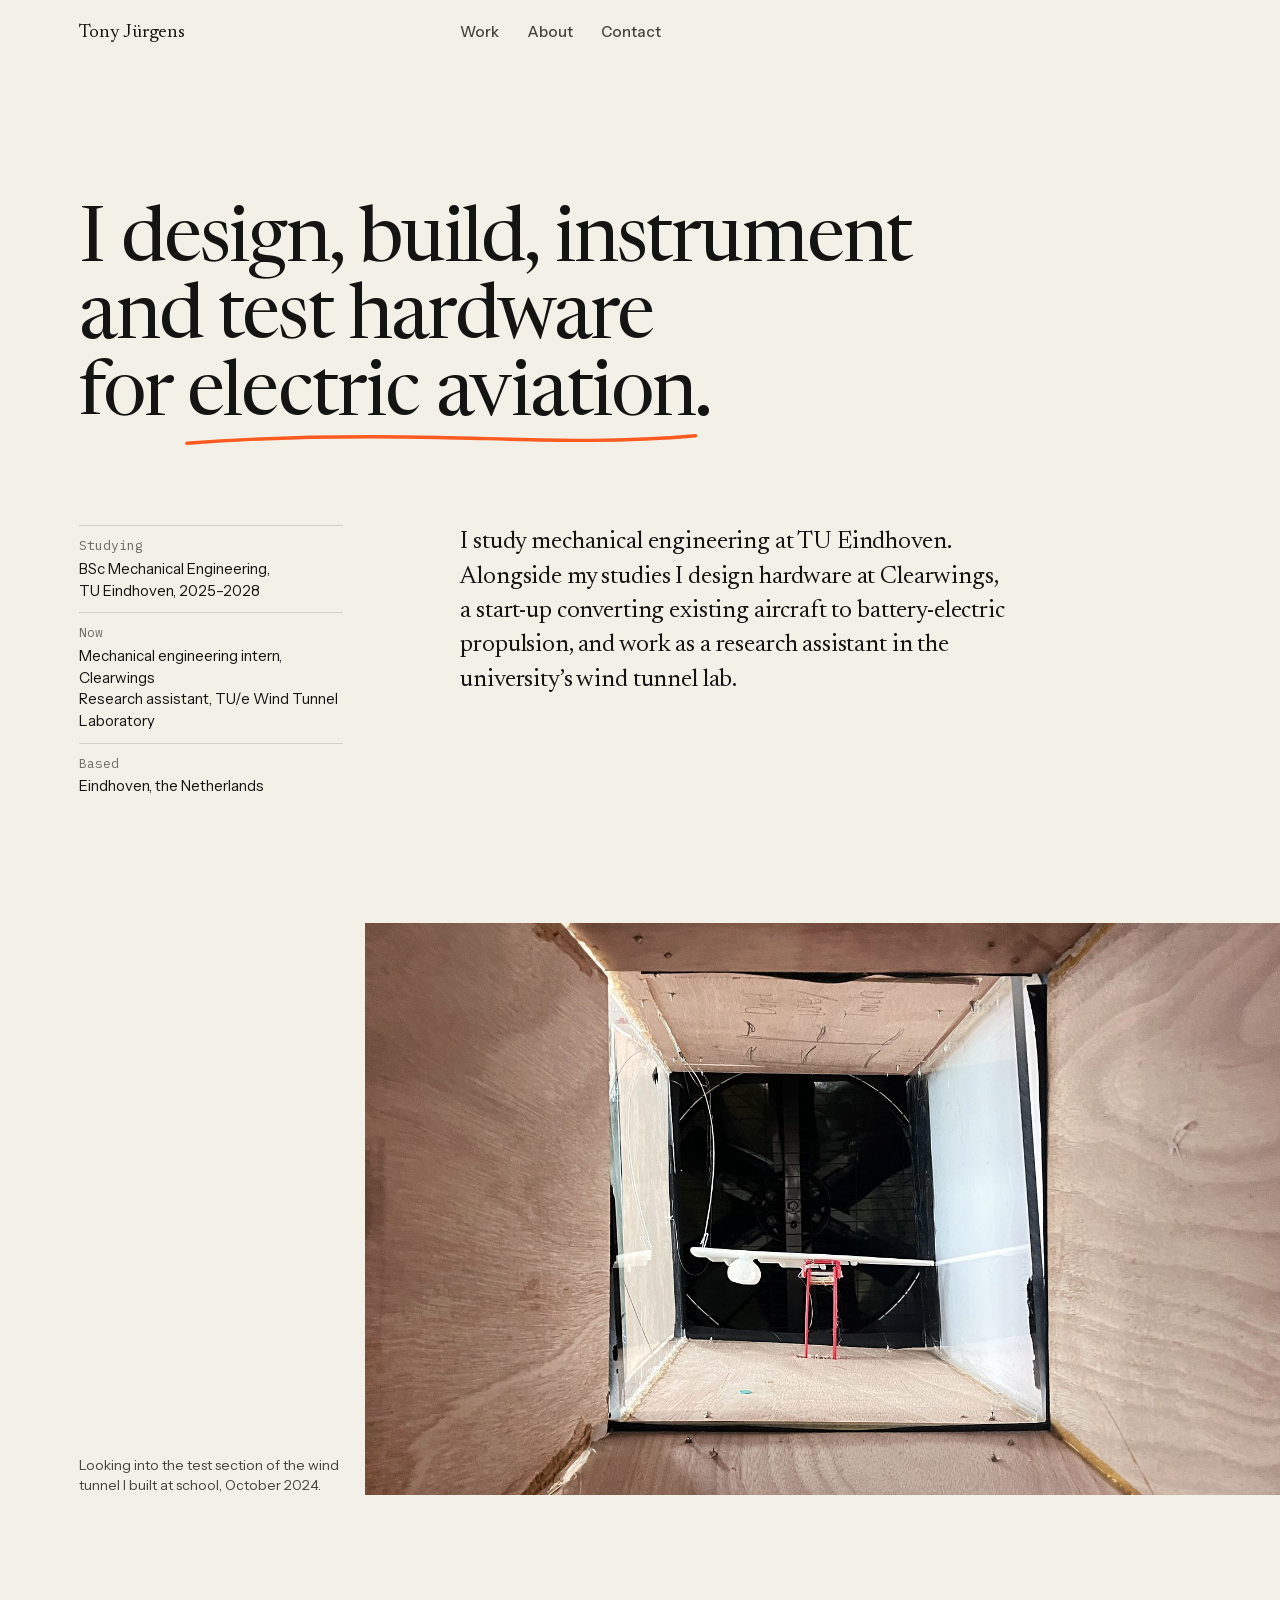
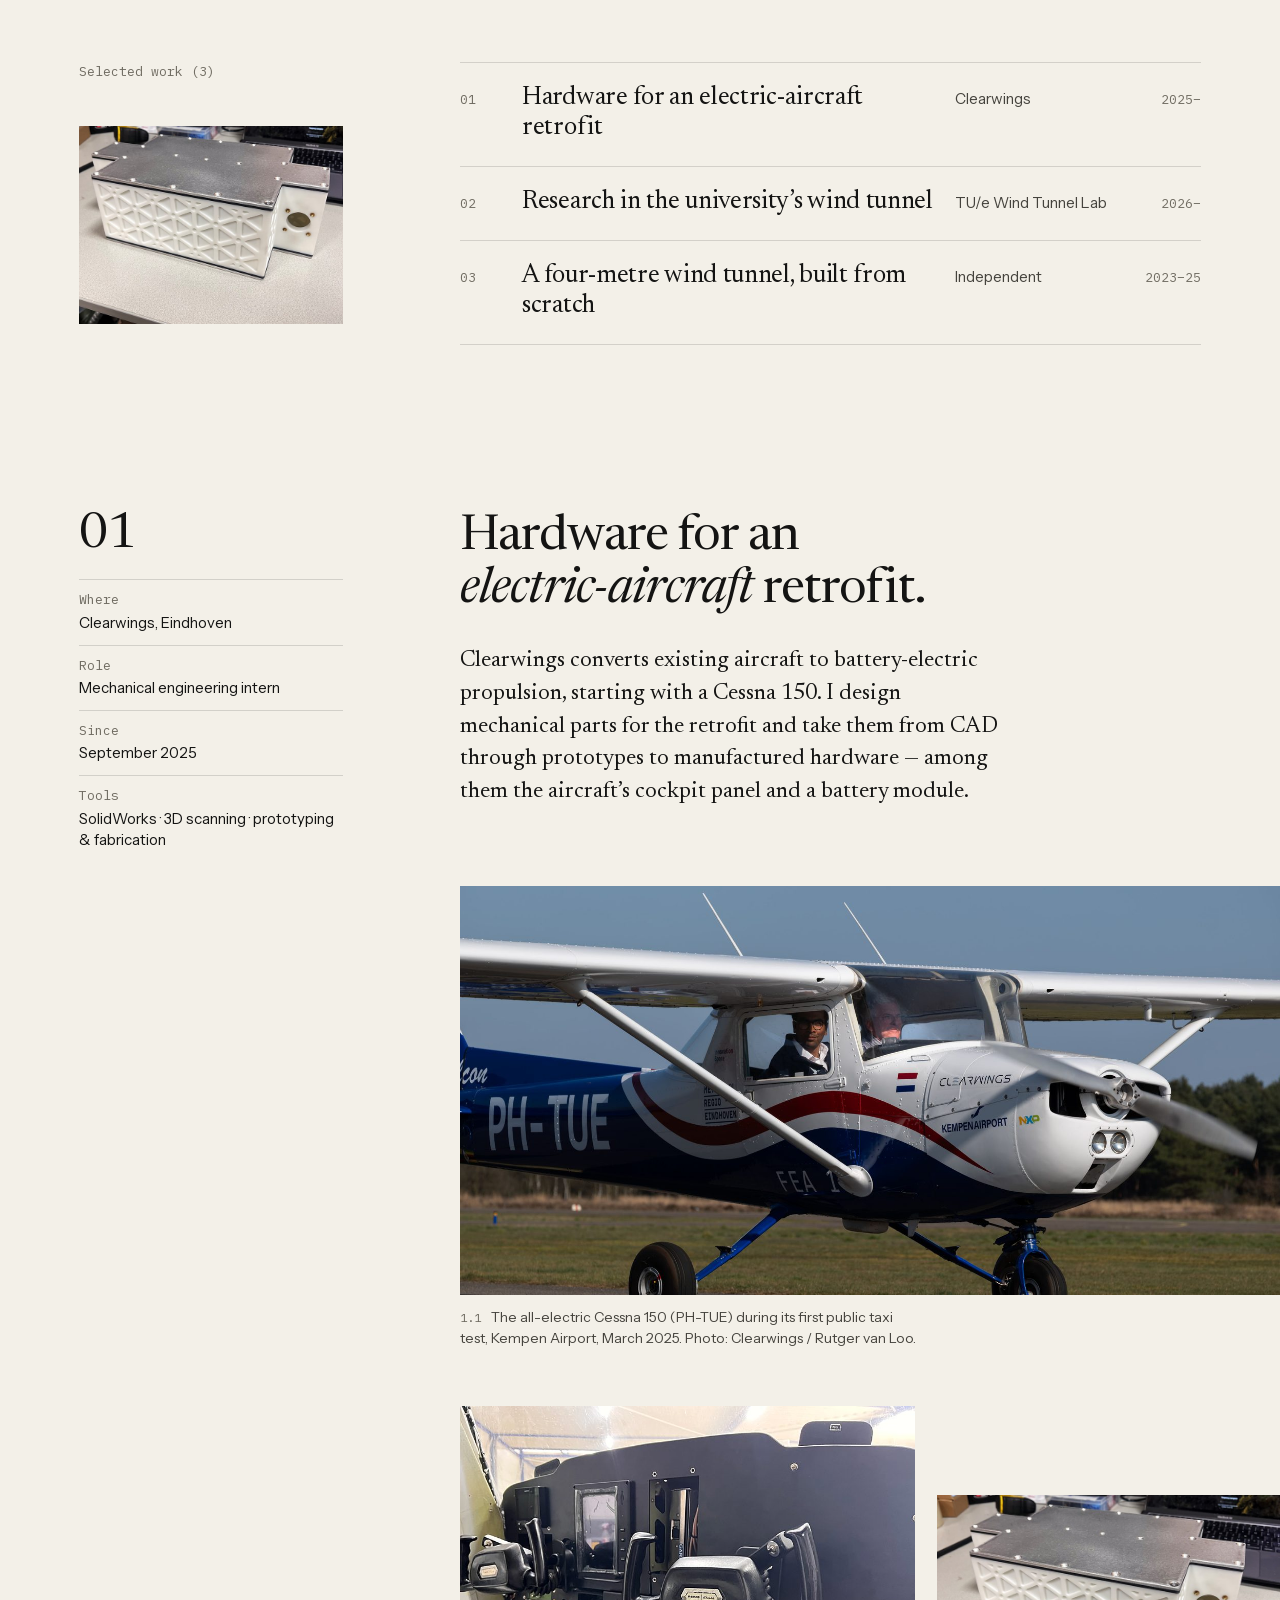
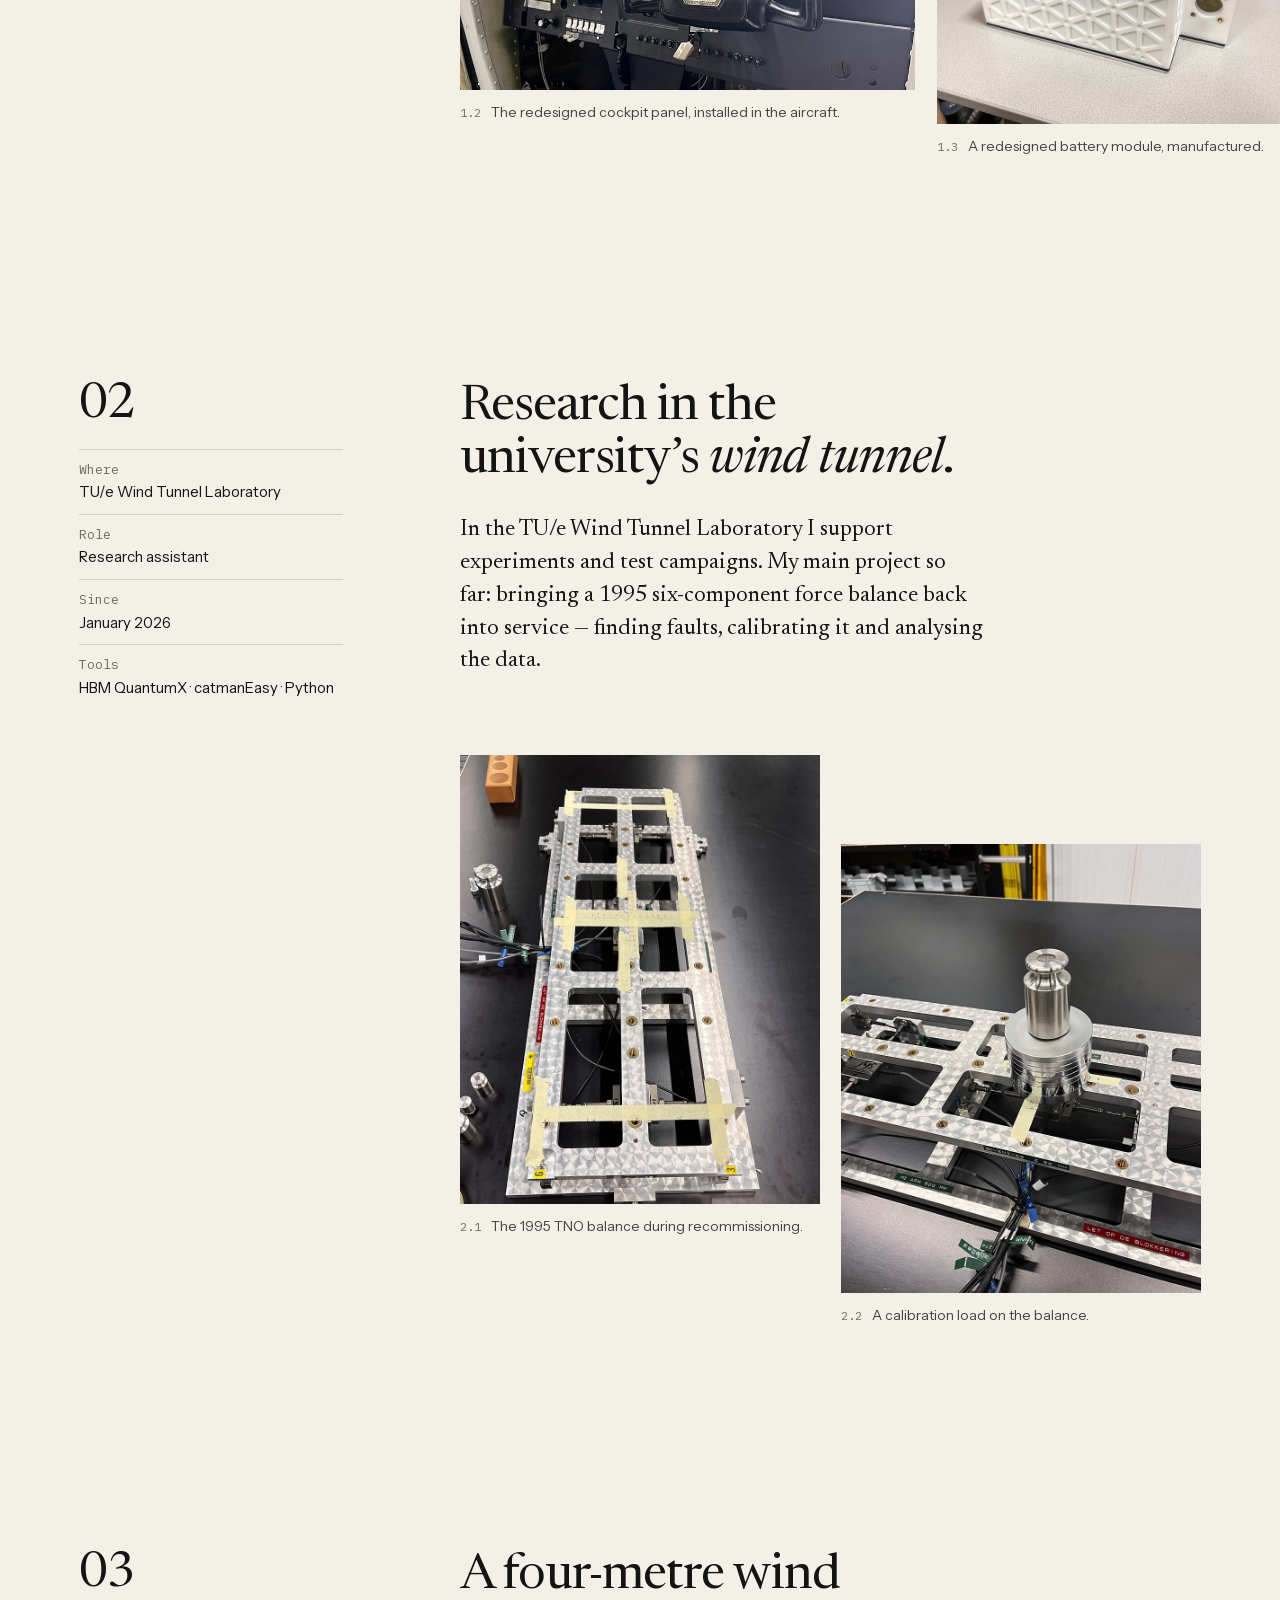
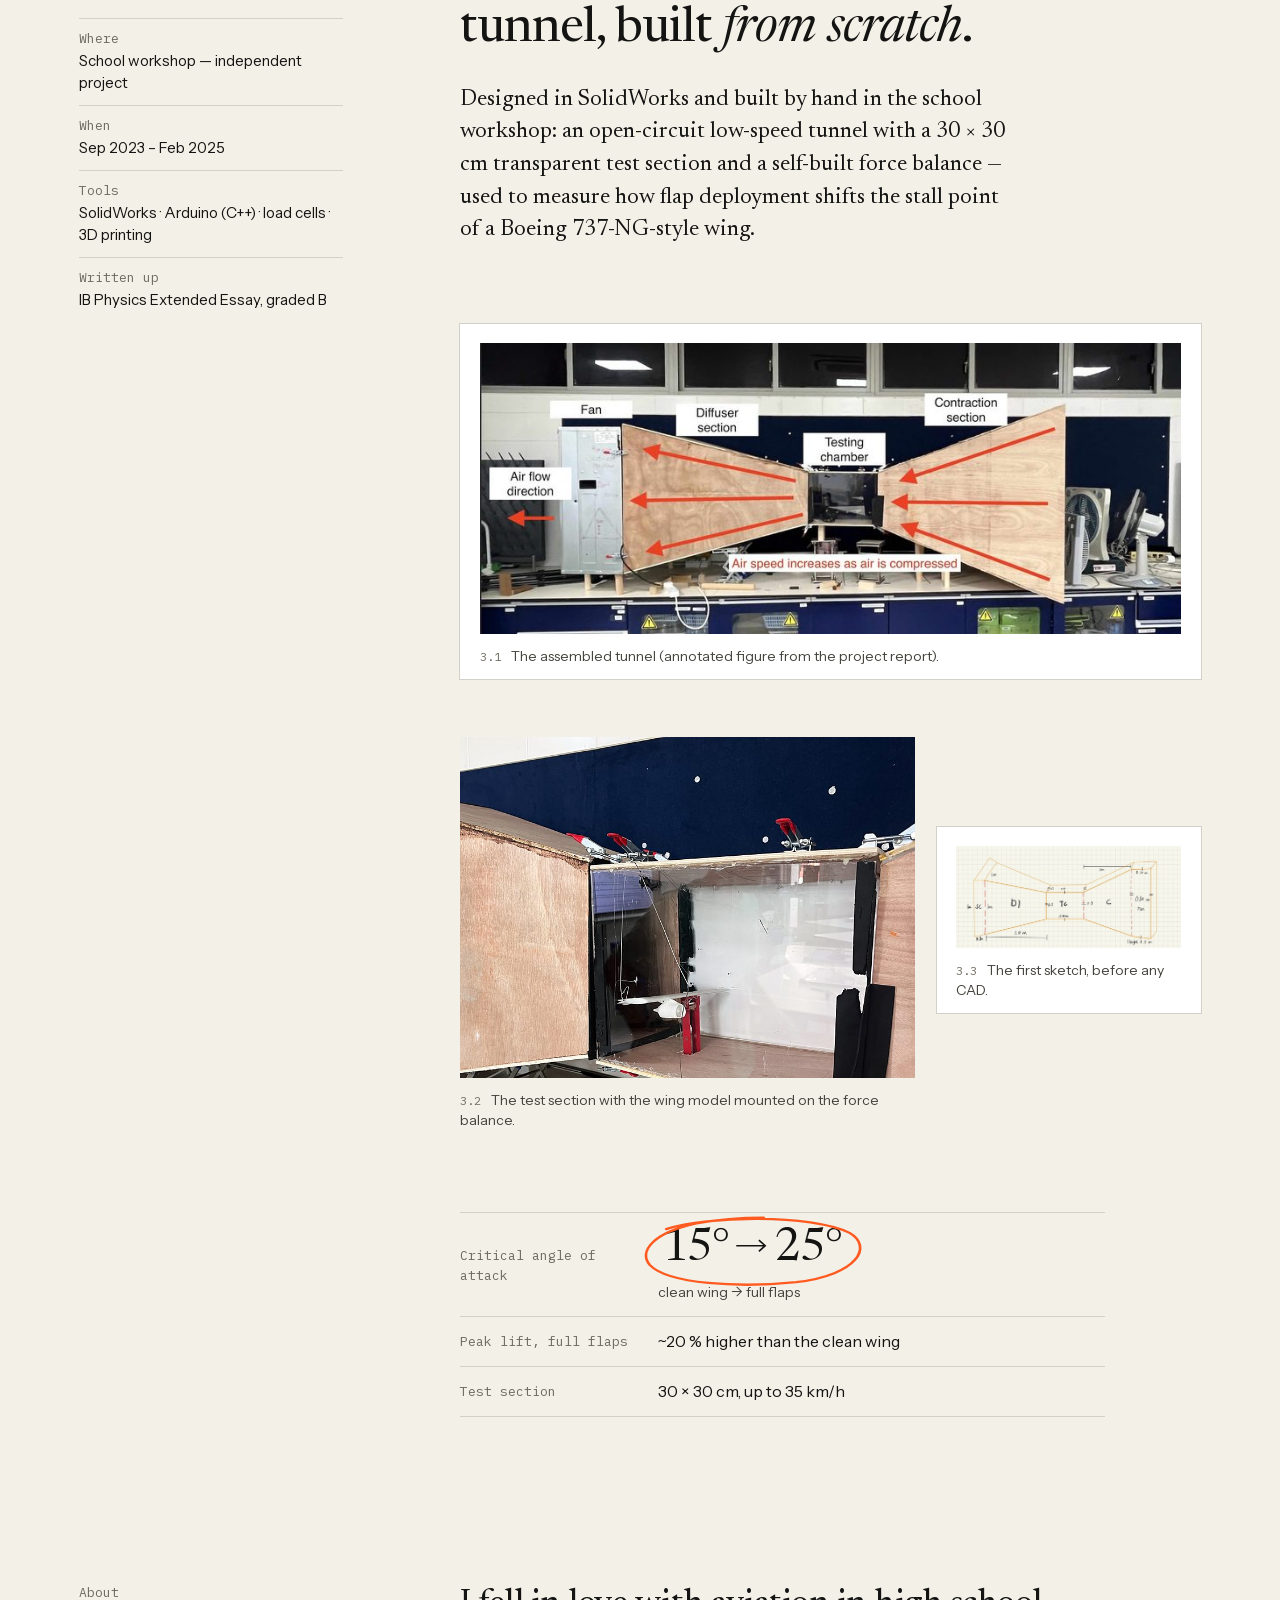
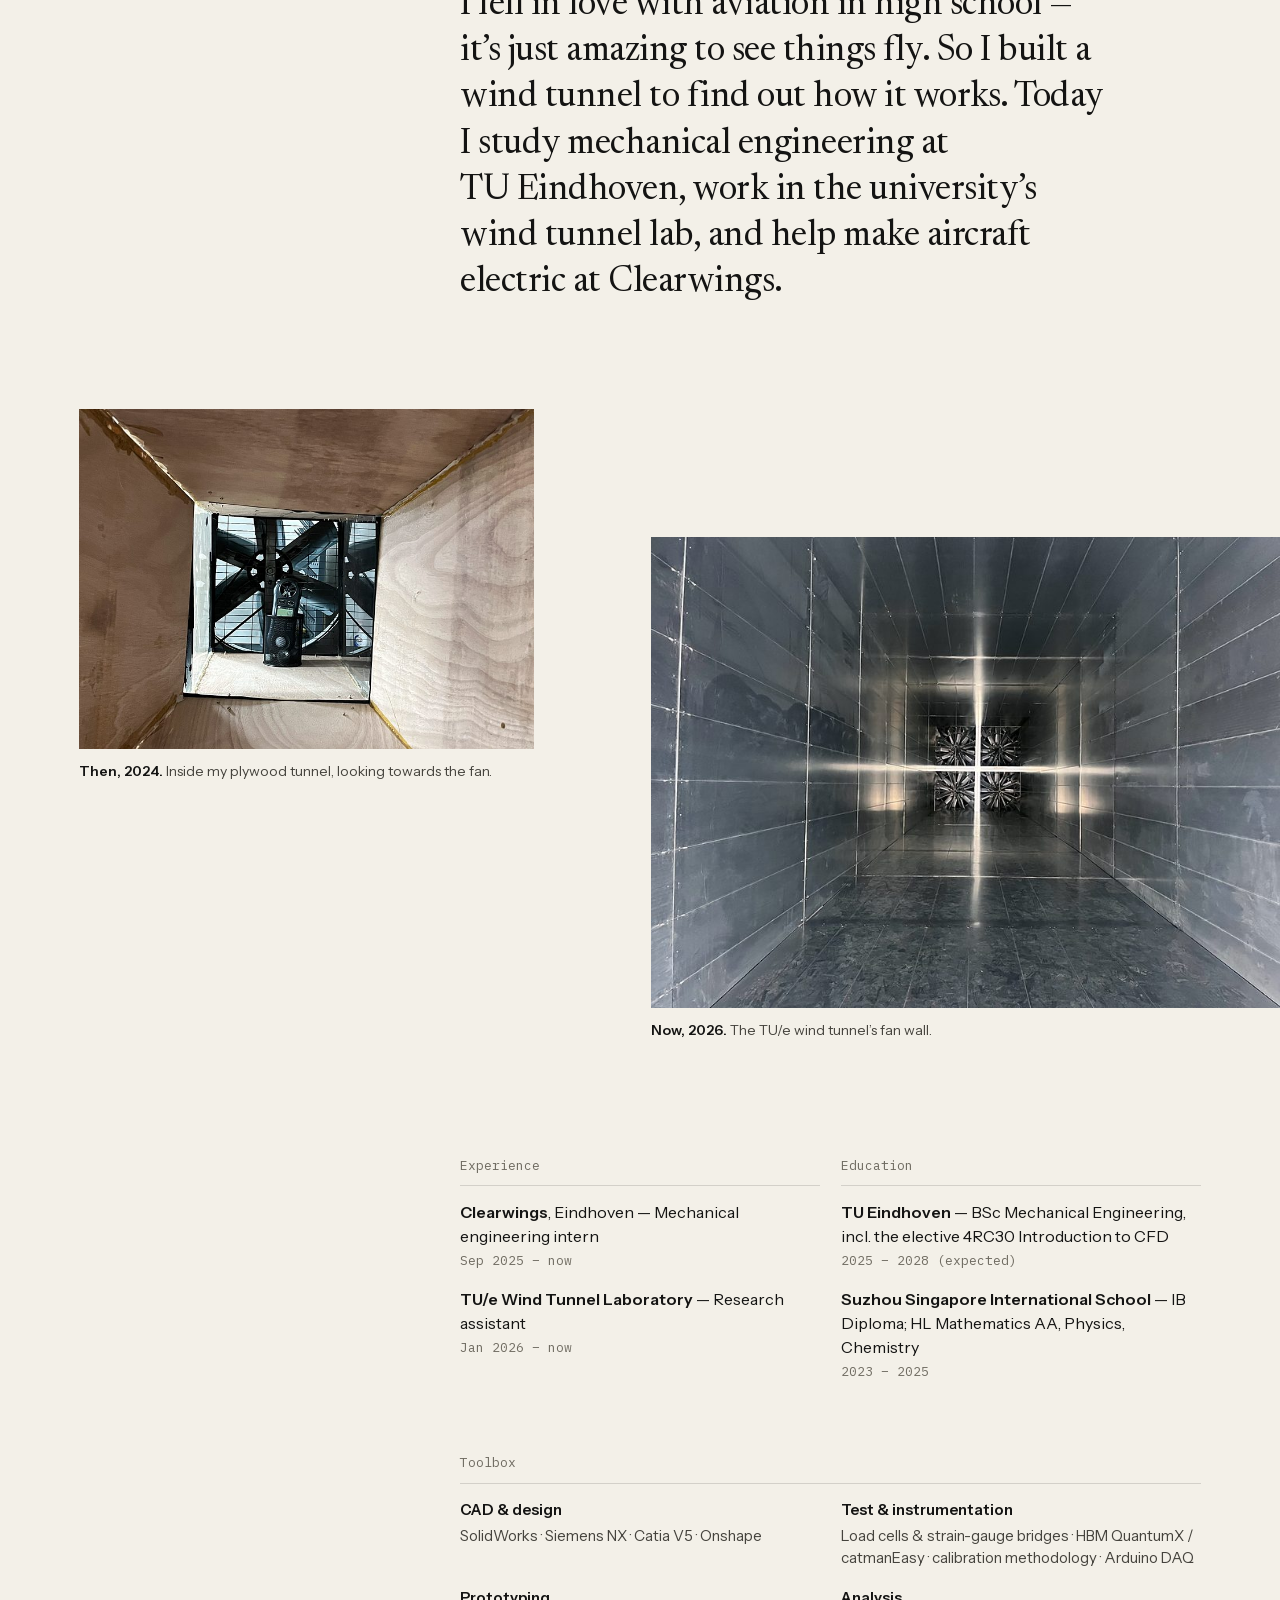
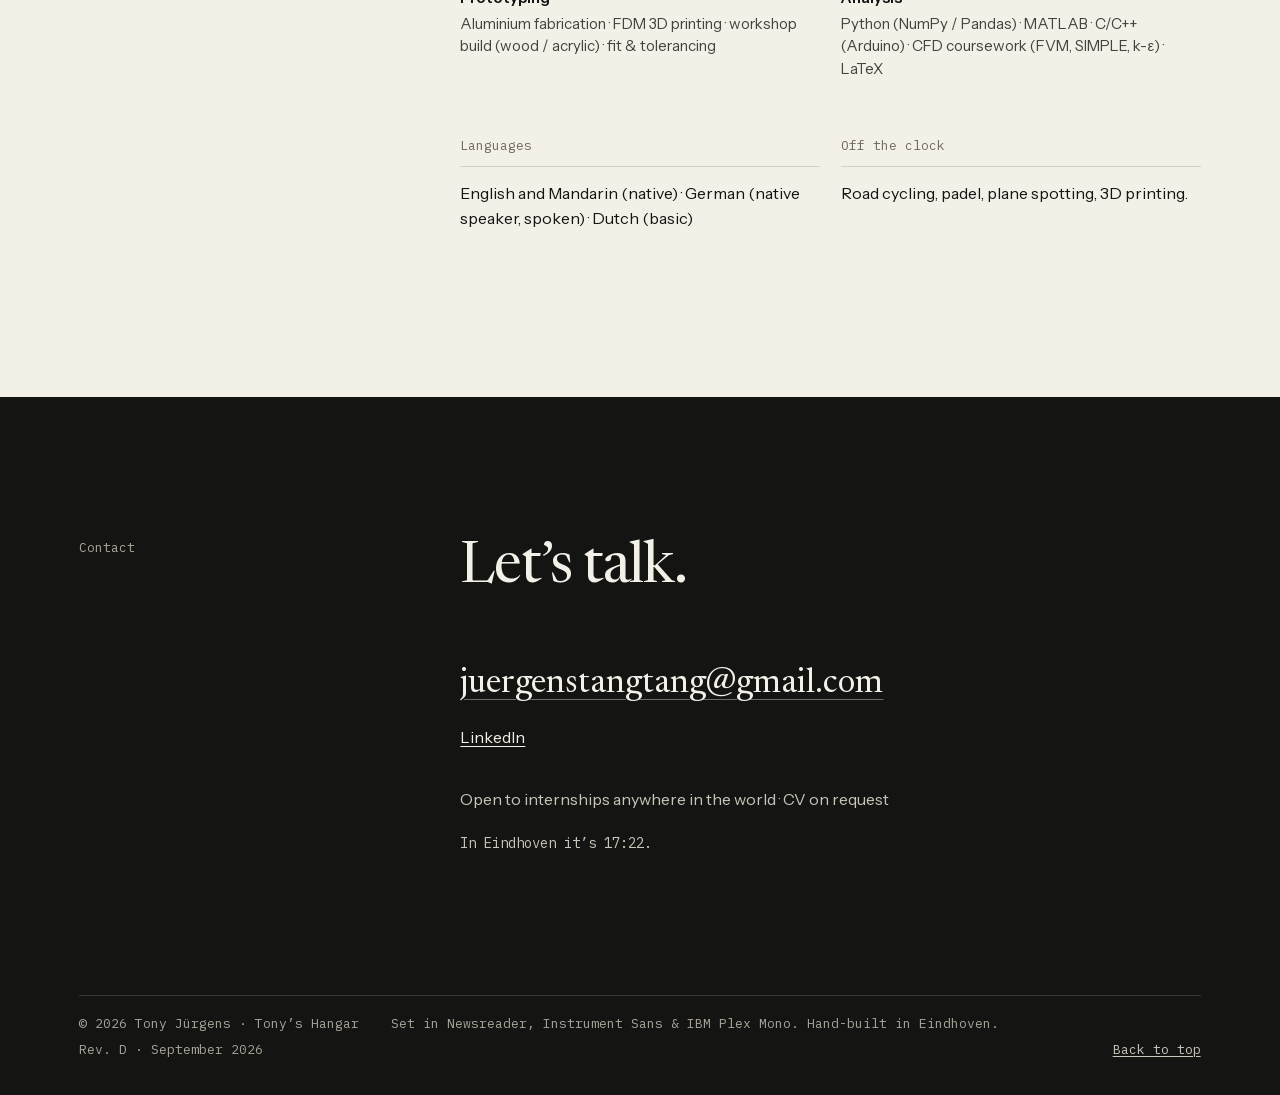
<file: index.html>
<!DOCTYPE html>
<html lang="en">
<head>
<meta charset="utf-8">
<meta name="viewport" content="width=device-width, initial-scale=1">
<title>Tony Jürgens — hardware for electric aviation</title>
<meta name="description" content="Mechanical engineering student at TU Eindhoven who designs, builds and tests hardware for electric aviation — at Clearwings, in the TU/e wind tunnel lab, and in a wind tunnel of his own.">
<link rel="canonical" href="https://tonyshangar.com/">
<meta name="theme-color" content="#f3f0e8">

<meta property="og:type" content="website">
<meta property="og:site_name" content="Tony’s Hangar">
<meta property="og:url" content="https://tonyshangar.com/">
<meta property="og:title" content="Tony Jürgens — hardware for electric aviation">
<meta property="og:description" content="Designing, building and testing hardware for electric aviation — at Clearwings, in the TU/e wind tunnel lab, and in a wind tunnel built from scratch.">
<meta property="og:image" content="https://tonyshangar.com/assets/og-card-v4.jpg">
<meta property="og:image:width" content="1200">
<meta property="og:image:height" content="630">
<meta property="og:image:alt" content="“I design, build, instrument and test hardware for electric aviation.” — tonyshangar.com">
<meta name="twitter:card" content="summary_large_image">

<link rel="icon" href="favicon.svg" type="image/svg+xml">
<link rel="icon" href="favicon-32.png" sizes="32x32" type="image/png">
<link rel="apple-touch-icon" href="apple-touch-icon.png">
<link rel="preload" href="fonts/newsreader-roman.woff" as="font" type="font/woff" crossorigin>
<link rel="preload" href="fonts/instrument-sans.woff" as="font" type="font/woff" crossorigin>
<link rel="stylesheet" href="styles.css?v=4.1">
<script>document.documentElement.classList.add('js');</script>
<script src="script.js?v=4" defer></script>

<script type="application/ld+json">
{
  "@context": "https://schema.org",
  "@type": "Person",
  "name": "Tony Jürgens",
  "url": "https://tonyshangar.com/",
  "sameAs": ["https://www.linkedin.com/in/ttjuergens/"],
  "jobTitle": "Mechanical engineering student",
  "affiliation": { "@type": "CollegeOrUniversity", "name": "Eindhoven University of Technology" },
  "knowsAbout": ["Electric aviation", "Mechanical design", "Experimental aerodynamics", "Wind tunnel testing", "SolidWorks"]
}
</script>
</head>
<body>

<a class="skip" href="#main">Skip to content</a>

<header class="site-head">
  <div class="grid head-inner">
    <a class="wordmark" href="#top">Tony Jürgens</a>
    <nav class="site-nav" aria-label="Main">
      <a href="#work">Work</a>
      <a href="#about">About</a>
      <a href="#contact">Contact</a>
    </nav>
  </div>
</header>

<main id="main">

  <!-- ============ INTRO ============ -->
  <section class="intro grid" id="top" aria-labelledby="intro-title">
    <h1 class="intro-title" id="intro-title">I design, build, instrument and test hardware for <span class="marked">electric aviation<svg class="mark mark--underline" viewBox="0 0 300 16" preserveAspectRatio="none" aria-hidden="true"><path d="M3 11.5C48 7.2 96 6.1 148 7.4S246 11.8 297 6.2"/></svg></span>.</h1>

    <dl class="intro-meta">
      <div><dt>Studying</dt><dd>BSc Mechanical Engineering, TU&nbsp;Eindhoven, 2025–2028</dd></div>
      <div><dt>Now</dt><dd>Mechanical engineering intern, Clearwings<br>Research assistant, TU/e Wind Tunnel Laboratory</dd></div>
      <div><dt>Based</dt><dd>Eindhoven, the Netherlands</dd></div>
    </dl>

    <p class="intro-lead">I study mechanical engineering at TU&nbsp;Eindhoven. Alongside my studies I design hardware at Clearwings, a start-up converting existing aircraft to battery-electric propulsion, and work as a research assistant in the university’s wind tunnel lab.</p>

    <figure class="intro-fig">
      <img src="assets/hero.jpg" srcset="assets/hero-800.jpg 800w, assets/hero.jpg 1600w" sizes="(min-width: 1100px) 70vw, 100vw" width="1600" height="1000" fetchpriority="high" decoding="async" alt="Looking into the test section of a self-built plywood wind tunnel, with an airfoil model mounted inside">
      <figcaption>Looking into the test section of the wind tunnel I built at school, October&nbsp;2024.</figcaption>
    </figure>
  </section>

  <!-- ============ INDEX ============ -->
  <section class="index grid" id="work" aria-labelledby="work-title">
    <h2 class="sec-label" id="work-title">Selected work <span class="count">(3)</span></h2>
    <div class="index-preview" aria-hidden="true">
      <img class="on" src="assets/bm-module-800.jpg" alt="" width="800" height="534">
      <img alt="" width="800" height="600">
    </div>
    <ol class="index-list">
      <li><a href="#clearwings" data-preview="assets/bm-module-800.jpg">
        <span class="il-no">01</span>
        <span class="il-title">Hardware for an electric-aircraft retrofit</span>
        <span class="il-ctx">Clearwings</span>
        <span class="il-year">2025–</span>
      </a></li>
      <li><a href="#wind-tunnel-lab" data-preview="assets/fb-frame-800.jpg">
        <span class="il-no">02</span>
        <span class="il-title">Research in the university’s wind tunnel</span>
        <span class="il-ctx">TU/e Wind Tunnel Lab</span>
        <span class="il-year">2026–</span>
      </a></li>
      <li><a href="#wind-tunnel" data-preview="assets/wt-test-section-800.jpg">
        <span class="il-no">03</span>
        <span class="il-title">A four-metre wind tunnel, built from scratch</span>
        <span class="il-ctx">Independent</span>
        <span class="il-year">2023–25</span>
      </a></li>
    </ol>
  </section>

  <!-- ============ 01 · CLEARWINGS ============ -->
  <article class="case grid" id="clearwings" aria-labelledby="cw-title">
    <aside class="case-side">
      <p class="case-no">01</p>
      <dl class="side-meta">
        <div><dt>Where</dt><dd>Clearwings, Eindhoven</dd></div>
        <div><dt>Role</dt><dd>Mechanical engineering intern</dd></div>
        <div><dt>Since</dt><dd>September 2025</dd></div>
        <div><dt>Tools</dt><dd>SolidWorks · 3D scanning · prototyping &amp; fabrication</dd></div>
      </dl>
    </aside>
    <div class="case-main">
      <h2 class="case-title" id="cw-title">Hardware for an <em>electric-aircraft</em> retrofit.</h2>
      <p class="case-lead">Clearwings converts existing aircraft to battery-electric propulsion, starting with a Cessna&nbsp;150. I design mechanical parts for the retrofit and take them from CAD through prototypes to manufactured hardware — among them the aircraft’s cockpit panel and a battery module.</p>

      <figure class="fig fig--bleed" style="--c: 1 / full-end; --ar: 2 / 1">
        <img src="assets/cw-aircraft.jpg" srcset="assets/cw-aircraft-800.jpg 800w, assets/cw-aircraft.jpg 1600w" sizes="(min-width: 1100px) 66vw, 100vw" width="1600" height="800" loading="lazy" decoding="async" alt="The all-electric Cessna 150 PH-TUE in Clearwings livery taxiing at Kempen Airport">
        <figcaption>The all-electric Cessna 150 (PH-TUE) during its first public taxi test, Kempen Airport, March 2025. Photo: Clearwings / Rutger van Loo.</figcaption>
      </figure>
      <figure class="fig" style="--c: 1 / span 5">
        <img src="assets/cw-installed.jpg" srcset="assets/cw-installed-800.jpg 800w, assets/cw-installed.jpg 1600w" sizes="(min-width: 1100px) 40vw, 100vw" width="1600" height="1000" loading="lazy" decoding="async" alt="A redesigned cockpit panel with displays and controls installed in the Cessna 150">
        <figcaption>The redesigned cockpit panel, installed in the aircraft.</figcaption>
      </figure>
      <figure class="fig fig--bleed fig--offset" style="--c: 6 / full-end">
        <img src="assets/bm-module.jpg" srcset="assets/bm-module-800.jpg 800w, assets/bm-module.jpg 1600w" sizes="(min-width: 1100px) 30vw, 100vw" width="1600" height="1067" loading="lazy" decoding="async" alt="A manufactured battery module: white lattice-patterned walls under an aluminium lid">
        <figcaption>A redesigned battery module, manufactured.</figcaption>
      </figure>
    </div>
  </article>

  <!-- ============ 02 · TU/e WIND TUNNEL LAB ============ -->
  <article class="case grid" id="wind-tunnel-lab" aria-labelledby="lab-title">
    <span id="force-balance" class="anchor" aria-hidden="true"></span>
    <aside class="case-side">
      <p class="case-no">02</p>
      <dl class="side-meta">
        <div><dt>Where</dt><dd>TU/e Wind Tunnel Laboratory</dd></div>
        <div><dt>Role</dt><dd>Research assistant</dd></div>
        <div><dt>Since</dt><dd>January 2026</dd></div>
        <div><dt>Tools</dt><dd>HBM QuantumX · catmanEasy · Python</dd></div>
      </dl>
    </aside>
    <div class="case-main">
      <h2 class="case-title" id="lab-title">Research in the university’s <em>wind tunnel</em>.</h2>
      <p class="case-lead">In the TU/e Wind Tunnel Laboratory I support experiments and test campaigns. My main project so far: bringing a 1995 six-component force balance back into service — finding faults, calibrating it and analysing the data.</p>

      <figure class="fig fig--portrait" style="--c: 1 / 5">
        <img src="assets/fb-frame.jpg" srcset="assets/fb-frame-800.jpg 800w, assets/fb-frame.jpg 1280w" sizes="(min-width: 1100px) 32vw, 100vw" width="1280" height="1601" loading="lazy" decoding="async" alt="The TNO six-component force balance frame on a workbench with load cells and cabling">
        <figcaption>The 1995 TNO balance during recommissioning.</figcaption>
      </figure>
      <figure class="fig fig--portrait fig--offset" style="--c: 5 / content-end">
        <img src="assets/fb-loadcell.jpg" srcset="assets/fb-loadcell-800.jpg 800w, assets/fb-loadcell.jpg 1280w" sizes="(min-width: 1100px) 32vw, 100vw" width="1280" height="1600" loading="lazy" decoding="async" alt="A stack of cylindrical calibration masses standing on the balance’s calibration plate">
        <figcaption>A calibration load on the balance.</figcaption>
      </figure>
    </div>
  </article>

  <!-- ============ 03 · WIND TUNNEL ============ -->
  <article class="case grid" id="wind-tunnel" aria-labelledby="wt-title">
    <aside class="case-side">
      <p class="case-no">03</p>
      <dl class="side-meta">
        <div><dt>Where</dt><dd>School workshop — independent project</dd></div>
        <div><dt>When</dt><dd>Sep 2023 – Feb 2025</dd></div>
        <div><dt>Tools</dt><dd>SolidWorks · Arduino (C++) · load cells · 3D printing</dd></div>
        <div><dt>Written up</dt><dd>IB Physics Extended Essay, graded B</dd></div>
      </dl>
    </aside>
    <div class="case-main">
      <h2 class="case-title" id="wt-title">A four-metre wind tunnel, built <em>from scratch</em>.</h2>
      <p class="case-lead">Designed in SolidWorks and built by hand in the school workshop: an open-circuit low-speed tunnel with a 30 × 30 cm transparent test section and a self-built force balance — used to measure how flap deployment shifts the stall point of a Boeing 737-NG-style wing.</p>

      <figure class="fig fig--doc" style="--c: 1 / content-end">
        <img src="assets/wt-tunnel-full.jpg" srcset="assets/wt-tunnel-full-800.jpg 800w, assets/wt-tunnel-full.jpg 1600w" sizes="(min-width: 1100px) 60vw, 100vw" width="1600" height="664" loading="lazy" decoding="async" alt="The assembled 4-metre plywood wind tunnel on a lab bench, with fan, diffuser, transparent test section and contraction section labelled">
        <figcaption>The assembled tunnel (annotated figure from the project report).</figcaption>
      </figure>
      <figure class="fig" style="--c: 1 / span 5; --ar: 4 / 3">
        <img src="assets/wt-test-section.jpg" srcset="assets/wt-test-section-800.jpg 800w, assets/wt-test-section.jpg 1600w" sizes="(min-width: 1100px) 40vw, 100vw" width="1600" height="1200" loading="lazy" decoding="async" alt="Transparent test section opened up, with the white airfoil mounted on its support inside">
        <figcaption>The test section with the wing model mounted on the force balance.</figcaption>
      </figure>
      <figure class="fig fig--doc fig--offset" style="--c: 6 / content-end">
        <img src="assets/wt-sketch.jpg" width="940" height="425" loading="lazy" decoding="async" alt="Hand-drawn dimensioned design sketch of the wind tunnel on graph paper">
        <figcaption>The first sketch, before any CAD.</figcaption>
      </figure>

      <dl class="specs specs--result">
        <div class="spec-key">
          <dt>Critical angle of attack</dt>
          <dd><span class="circled">15°<svg class="arr" viewBox="0 0 26 12" aria-hidden="true"><path d="M1 6h23M19 1.5 24 6l-5 4.5"/></svg><span class="sr-only"> to </span>25°<svg class="mark mark--circle" viewBox="0 0 200 80" preserveAspectRatio="none" aria-hidden="true"><path d="M26 18C62 4 150 2 184 22c20 14 8 44-46 52-50 6-110 2-126-18C2 42 14 22 52 12c18-4 40-6 58-6"/></svg></span> <span class="spec-note">clean wing → full flaps</span></dd>
        </div>
        <div><dt>Peak lift, full flaps</dt><dd>~20&nbsp;% higher than the clean wing</dd></div>
        <div><dt>Test section</dt><dd>30 × 30 cm, up to 35&nbsp;km/h</dd></div>
      </dl>
    </div>
  </article>

  <!-- ============ ABOUT ============ -->
  <section class="about grid" id="about" aria-labelledby="about-title">
    <h2 class="sec-label" id="about-title">About</h2>
    <p class="about-lead">I fell in love with aviation in high school — it’s just amazing to see things fly. So I built a wind tunnel to find out how it works. Today I study mechanical engineering at TU&nbsp;Eindhoven, work in the university’s wind tunnel lab, and help make aircraft electric at Clearwings.</p>

    <div class="diptych">
      <figure class="fig d1">
        <img src="assets/t-diy.jpg" srcset="assets/t-diy-800.jpg 800w, assets/t-diy.jpg 1600w" sizes="(min-width: 1100px) 40vw, 100vw" width="1600" height="1200" loading="lazy" decoding="async" alt="Looking down the inside of the self-built plywood wind tunnel towards its fan">
        <figcaption><span class="step">Then, 2024.</span> Inside my plywood tunnel, looking towards the fan.</figcaption>
      </figure>
      <figure class="fig d2">
        <img src="assets/t-tue.jpg" srcset="assets/t-tue-800.jpg 800w, assets/t-tue.jpg 1600w" sizes="(min-width: 1100px) 50vw, 100vw" width="1600" height="1200" loading="lazy" decoding="async" alt="Looking down the inside of the TU Eindhoven wind tunnel towards its fan wall">
        <figcaption><span class="step">Now, 2026.</span> The TU/e wind tunnel’s fan wall.</figcaption>
      </figure>
    </div>

    <div class="cv">
      <section class="cv-block">
        <h3>Experience</h3>
        <ul>
          <li><strong>Clearwings</strong>, Eindhoven — Mechanical engineering intern<span class="cv-date">Sep 2025 – now</span></li>
          <li><strong>TU/e Wind Tunnel Laboratory</strong> — Research assistant<span class="cv-date">Jan 2026 – now</span></li>
        </ul>
      </section>
      <section class="cv-block">
        <h3>Education</h3>
        <ul>
          <li><strong>TU Eindhoven</strong> — BSc Mechanical Engineering, incl. the elective 4RC30 Introduction to CFD<span class="cv-date">2025 – 2028 (expected)</span></li>
          <li><strong>Suzhou Singapore International School</strong> — IB Diploma; HL Mathematics AA, Physics, Chemistry<span class="cv-date">2023 – 2025</span></li>
        </ul>
      </section>
      <section class="cv-block" id="skills">
        <h3>Toolbox</h3>
        <dl class="tools">
          <div><dt>CAD &amp; design</dt><dd>SolidWorks · Siemens NX · Catia V5 · Onshape</dd></div>
          <div><dt>Test &amp; instrumentation</dt><dd>Load cells &amp; strain-gauge bridges · HBM QuantumX / catmanEasy · calibration methodology · Arduino DAQ</dd></div>
          <div><dt>Prototyping</dt><dd>Aluminium fabrication · FDM 3D printing · workshop build (wood / acrylic) · fit &amp; tolerancing</dd></div>
          <div><dt>Analysis</dt><dd>Python (NumPy / Pandas) · MATLAB · C/C++ (Arduino) · CFD coursework (FVM, SIMPLE, k-ε) · LaTeX</dd></div>
        </dl>
      </section>
      <section class="cv-block">
        <h3>Languages</h3>
        <p>English and Mandarin (native) · German (native speaker, spoken) · Dutch (basic)</p>
      </section>
      <section class="cv-block">
        <h3>Off the clock</h3>
        <p>Road cycling, padel, plane spotting, 3D printing.</p>
      </section>
    </div>
  </section>

</main>

<!-- ============ CONTACT ============ -->
<footer class="contact" id="contact">
  <div class="grid contact-inner">
    <h2 class="sec-label">Contact</h2>
    <p class="contact-title">Let’s talk.</p>
    <div class="contact-links">
      <a class="contact-mail" href="mailto:juergenstangtang@gmail.com">juergenstangtang@gmail.com</a>
      <p><a href="https://www.linkedin.com/in/ttjuergens/" rel="me">LinkedIn</a></p>
      <p class="contact-note">Open to internships anywhere in the world · CV on request</p>
      <p class="contact-time">In Eindhoven it’s <time data-clock>—</time>.</p>
    </div>
    <div class="colophon">
      <p>© 2026 Tony Jürgens · Tony’s Hangar</p>
      <p>Set in Newsreader, Instrument Sans &amp; IBM Plex Mono. Hand-built in Eindhoven.</p>
      <p>Rev. D · September 2026</p>
      <p><a href="#top">Back to top</a></p>
    </div>
  </div>
</footer>

</body>
</html>
</file>
<file: styles.css>
/* ==========================================================================
   tonyshangar.com — Rev. D (v4)
   Minimal editorial layout. Plain CSS, self-hosted fonts, no framework.
   ========================================================================== */

/* ---------- fonts (OFL, subsetted — see fonts/LICENSE-fonts.txt) ---------- */
@font-face {
  font-family: "Newsreader";
  src: url("fonts/newsreader-roman.woff") format("woff");
  font-weight: 400;
  font-style: normal;
  font-display: swap;
}
@font-face {
  font-family: "Newsreader";
  src: url("fonts/newsreader-italic.woff") format("woff");
  font-weight: 400;
  font-style: italic;
  font-display: swap;
}
@font-face {
  font-family: "Instrument Sans";
  src: url("fonts/instrument-sans.woff") format("woff");
  font-weight: 400 600;
  font-style: normal;
  font-display: swap;
}
@font-face {
  font-family: "IBM Plex Mono";
  src: url("fonts/plex-mono.woff") format("woff");
  font-weight: 400;
  font-style: normal;
  font-display: swap;
}

/* ---------- tokens ---------- */
:root {
  --paper: #f3f0e8;
  --paper-2: #e9e5da;
  --ink: #141413;
  --ink-2: #45433d;
  --ink-3: #6f6b61;
  --rule: rgba(20, 20, 19, .14);
  --accent: #ff5a1f;          /* decorative only: marks + status dot */
  --on-ink: #f3f0e8;
  --on-ink-2: #c9c5b9;
  --on-ink-3: #a8a498;

  --serif: "Newsreader", "Iowan Old Style", "Palatino Linotype", Georgia, serif;
  --sans: "Instrument Sans", -apple-system, BlinkMacSystemFont, "Segoe UI", Helvetica, Arial, sans-serif;
  --mono: "IBM Plex Mono", ui-monospace, "SF Mono", Menlo, Consolas, monospace;

  --m: clamp(20px, 4.5vw, 72px);       /* outer margin */
  --g: clamp(16px, 1.7vw, 24px);       /* column gap */
  --colmax: 96px;                      /* 12 × 96 + 11 × 24 ≈ 1416px content */
  --space: clamp(112px, 13vw, 208px);  /* between sections */
  --head: 64px;
  --ease: cubic-bezier(.2, .7, .2, 1);
}

/* ---------- base ---------- */
*, *::before, *::after { box-sizing: border-box; }

html {
  -webkit-text-size-adjust: 100%;
  text-size-adjust: 100%;
  scroll-behavior: smooth;
  scroll-padding-top: calc(var(--head) + 24px);
}

body {
  margin: 0;
  background: var(--paper);
  color: var(--ink);
  font: 400 1.125rem/1.6 var(--sans);
  font-kerning: normal;
  -webkit-font-smoothing: antialiased;
  -moz-osx-font-smoothing: grayscale;
  text-rendering: optimizeLegibility;
  counter-reset: case;
}

img { display: block; max-width: 100%; height: auto; }

a { color: inherit; text-decoration-thickness: 1px; text-underline-offset: .18em; }

h1, h2, h3 { font-weight: 400; text-wrap: balance; }

p { text-wrap: pretty; }

em { font-style: italic; }

::selection { background: var(--accent); color: var(--ink); }

:focus-visible { outline: 2px solid var(--ink); outline-offset: 3px; border-radius: 2px; }

.nowrap { white-space: nowrap; }

.sr-only {
  position: absolute !important;
  width: 1px; height: 1px;
  margin: -1px; padding: 0;
  overflow: hidden;
  clip: rect(0 0 0 0);
  white-space: nowrap;
  border: 0;
}

.skip {
  position: fixed;
  left: 16px;
  top: -60px;
  z-index: 50;
  padding: 10px 14px;
  background: var(--ink);
  color: var(--paper);
  font-size: .9375rem;
  text-decoration: none;
}
.skip:focus { top: 12px; }

/* ---------- grid ---------- */
.grid {
  display: grid;
  grid-template-columns:
    [full-start] minmax(var(--m), 1fr)
    [content-start] repeat(12, [col] minmax(0, var(--colmax)))
    [content-end] minmax(var(--m), 1fr) [full-end];
  column-gap: var(--g);
}
.grid > * { grid-column: content-start / content-end; min-width: 0; }

/* small mono labels */
.sec-label,
.intro-meta dt,
.side-meta dt,
.specs dt,
.cv-block h3,
.cv-date {
  font-family: var(--mono);
  font-size: .8125rem;
  line-height: 1.5;
  font-weight: 400;
  color: var(--ink-3);
  letter-spacing: 0;
}

/* ---------- header ---------- */
.site-head {
  position: fixed;
  inset: 0 0 auto 0;
  z-index: 30;
  background: rgba(243, 240, 232, .94);
  -webkit-backdrop-filter: blur(8px);
  backdrop-filter: blur(8px);
  transition: transform .5s var(--ease), box-shadow .3s ease;
}
.site-head.is-scrolled { box-shadow: 0 1px 0 var(--rule); }
.site-head.is-hidden { transform: translateY(-100%); }
.head-inner { height: var(--head); align-items: center; }
.wordmark {
  grid-column: content-start / span 4;
  justify-self: start;
  font: 400 1.1875rem/1 var(--serif);
  letter-spacing: -.005em;
  text-decoration: none;
}
.site-nav {
  grid-column: col 5 / content-end;
  display: flex;
  gap: 28px;
}
.site-nav a {
  font-size: .9375rem;
  font-weight: 500;
  color: var(--ink-2);
  text-decoration: none;
  transition: color .2s ease;
}
.site-nav a:hover { color: var(--ink); text-decoration: underline; }

/* ---------- intro ---------- */
.intro { padding-top: calc(var(--head) + clamp(72px, 11vw, 176px)); }

.status {
  display: flex;
  align-items: center;
  gap: 10px;
  margin: 0 0 clamp(24px, 3vw, 36px);
  font: 400 .8125rem/1.5 var(--mono);
  color: var(--ink-2);
}
.status-dot {
  flex: none;
  width: 7px;
  height: 7px;
  border-radius: 50%;
  background: var(--accent);
}

.intro-title {
  grid-column: content-start / col 12;
  margin: 0 0 clamp(48px, 7vw, 104px);
  font-family: var(--serif);
  font-size: clamp(2.5rem, 1.2rem + 4.4vw, 5.25rem);
  line-height: 1.02;
  letter-spacing: -.024em;
}

.intro-meta { grid-column: content-start / span 3; margin: 0; }
.intro-meta div,
.side-meta div { padding: 10px 0 11px; border-top: 1px solid var(--rule); }
.intro-meta dd,
.side-meta dd { margin: 2px 0 0; font-size: .9375rem; line-height: 1.45; }

.intro-lead {
  grid-column: col 5 / col 11;
  margin: 0;
  font: 400 clamp(1.25rem, 1.05rem + .6vw, 1.625rem)/1.4 var(--serif);
  letter-spacing: -.006em;
}

.intro-fig {
  grid-column: full-start / full-end;
  display: grid;
  grid-template-columns: subgrid;
  margin: clamp(64px, 9vw, 136px) 0 0;
}
.intro-fig img {
  grid-column: col 4 / full-end;
  grid-row: 1;
  width: 100%;
  aspect-ratio: 16 / 10;
  object-fit: cover;
  background: var(--paper-2);
}
.intro-fig figcaption {
  grid-column: content-start / span 3;
  grid-row: 1;
  align-self: end;
  font-size: .875rem;
  line-height: 1.45;
  color: var(--ink-2);
}

/* ---------- hand-drawn marks (drawn by default; JS animates them in) ---------- */
.marked { position: relative; white-space: nowrap; }
.mark { position: absolute; overflow: visible; pointer-events: none; }
.mark path {
  fill: none;
  stroke: var(--accent);
  stroke-width: 2.4;
  stroke-linecap: round;
  stroke-linejoin: round;
}
.mark--underline { left: -1%; bottom: -.2em; width: 102%; height: .3em; }
.mark.is-armed path { transition: stroke-dashoffset 1.4s var(--ease) .15s; }

/* ---------- section labels ---------- */
.sec-label { margin: 0 0 24px; }
.count { color: var(--ink-3); }

/* ---------- index ---------- */
.index { padding-top: var(--space); }
.index .sec-label { grid-column: content-start / span 3; grid-row: 1; }
.index-preview {
  grid-column: content-start / span 3;
  grid-row: 2;
  align-self: start;
  position: relative;
  aspect-ratio: 4 / 3;
  overflow: hidden;
  background: var(--paper-2);
}
.index-preview img {
  position: absolute;
  inset: 0;
  width: 100%;
  height: 100%;
  object-fit: cover;
  opacity: 0;
  transition: opacity .45s ease;
}
.index-preview img.on { opacity: 1; }

.index-list {
  grid-column: col 5 / content-end;
  grid-row: 1 / span 2;
  margin: 0;
  padding: 0;
  list-style: none;
  border-bottom: 1px solid var(--rule);
}
.index-list a {
  display: grid;
  grid-template-columns: 2.5rem minmax(0, 1fr) 10rem 4rem;
  column-gap: var(--g);
  align-items: baseline;
  padding: 20px 0 22px;
  border-top: 1px solid var(--rule);
  text-decoration: none;
}
.il-no,
.il-year { font: 400 .8125rem/1.5 var(--mono); color: var(--ink-3); }
.il-year { text-align: right; }
.il-title {
  font: 400 clamp(1.3125rem, 1rem + .75vw, 1.75rem)/1.2 var(--serif);
  letter-spacing: -.012em;
  transition: transform .55s var(--ease);
}
.il-ctx { font-size: .9375rem; color: var(--ink-2); }
.index-list a:focus-visible { outline-offset: -2px; }
.index-list a:focus-visible .il-title { transform: translateX(8px); }
@media (hover: hover) {
  .index-list a:hover .il-title { transform: translateX(8px); }
  .index-list a:hover .il-no { color: var(--ink); }
}

/* ---------- case studies ---------- */
.case {
  position: relative;
  padding-top: var(--space);
  counter-increment: case;
  counter-reset: fig;
}
.anchor { position: absolute; top: 0; }

.case-side { grid-column: content-start / span 3; grid-row: 1; align-self: start; }
.case-no {
  margin: 0 0 18px;
  font: 400 clamp(2.5rem, 2rem + 1.4vw, 3.5rem)/1 var(--serif);
  font-variant-numeric: lining-nums;
  letter-spacing: -.02em;
}
.side-meta { margin: 0; }

/* the body is a subgrid starting at column 5: inside it, line 1 = column 5,
   line 9 = content-end, line 10 = full-end */
.case-main {
  grid-column: col 5 / full-end;
  grid-row: 1;
  display: grid;
  grid-template-columns: subgrid;
  align-content: start;
}
.case-main > * { grid-column: 1 / content-end; min-width: 0; }

.case-title {
  grid-column: 1 / 8;
  margin: 0 0 28px;
  font-family: var(--serif);
  font-size: clamp(2rem, 1.2rem + 2.4vw, 3.5rem);
  line-height: 1.06;
  letter-spacing: -.02em;
}
.case-lead {
  grid-column: 1 / 7;
  margin: 0 0 clamp(48px, 6vw, 88px);
  font: 400 clamp(1.1875rem, 1.05rem + .45vw, 1.4375rem)/1.45 var(--serif);
}

/* ---------- figures ---------- */
.fig {
  grid-column: var(--c, 1 / content-end);
  align-self: start;
  margin: 0 0 clamp(36px, 4.5vw, 64px);
}
.case-main > .fig { grid-column: var(--c, 1 / content-end); }
.fig img {
  width: 100%;
  aspect-ratio: var(--ar, auto);
  object-fit: cover;
  background: var(--paper-2);
}
.fig figcaption {
  max-width: 46ch;
  margin-top: 12px;
  font-size: .875rem;
  line-height: 1.45;
  color: var(--ink-2);
}
.case .fig figcaption::before {
  counter-increment: fig;
  content: counter(case) "." counter(fig);
  margin-right: 10px;
  font: 400 .75rem/1 var(--mono);
  color: var(--ink-3);
}
.fig--offset { margin-top: clamp(48px, 7vw, 120px); }
.fig--doc {
  padding: clamp(10px, 1.5vw, 22px) clamp(10px, 1.5vw, 22px) clamp(8px, 1vw, 14px);
  background: #fff;
  box-shadow: 0 0 0 1px var(--rule);
}
.fig--doc img { background: #fff; }
.step { font-weight: 600; color: var(--ink); }

/* ---------- specs: a datasheet, not a banner ---------- */
.specs { grid-column: 1 / 8; margin: clamp(8px, 2vw, 24px) 0 0; }
.specs div {
  display: grid;
  grid-template-columns: 11rem minmax(0, 1fr);
  column-gap: var(--g);
  padding: 12px 0 13px;
  border-top: 1px solid var(--rule);
}
.specs div:last-child { border-bottom: 1px solid var(--rule); }
.specs dt { padding-top: 3px; }
.specs dd { margin: 0; font-size: 1rem; line-height: 1.5; }
.spec-key { align-items: baseline; }
.spec-key dd { font: 400 clamp(2rem, 1.4rem + 1.8vw, 3rem)/1.1 var(--serif); letter-spacing: -.02em; }
.spec-note { display: block; margin-top: 8px; font: 400 .875rem/1.4 var(--sans); letter-spacing: 0; color: var(--ink-2); }
.arr { width: .72em; height: .34em; margin: 0 .14em; vertical-align: .14em; fill: none; stroke: currentColor; stroke-width: 1.3; }
.circled { position: relative; display: inline-block; padding: 0 .08em; }
.mark--circle { left: -12%; top: -26%; width: 124%; height: 152%; }

/* ---------- about ---------- */
.about { padding-top: var(--space); }
.about .sec-label { grid-column: content-start / span 3; grid-row: 1; }
.about-lead {
  grid-column: col 5 / col 12;
  grid-row: 1;
  margin: 0;
  font: 400 clamp(1.5rem, 1.1rem + 1.4vw, 2.375rem)/1.3 var(--serif);
  letter-spacing: -.014em;
}
.diptych {
  grid-column: content-start / full-end;
  display: grid;
  grid-template-columns: subgrid;
  margin-top: clamp(64px, 8vw, 128px);
}
.diptych .fig { margin-bottom: 0; }
.diptych .d1 { grid-column: col 1 / span 5; }
.diptych .d2 { grid-column: col 7 / full-end; margin-top: clamp(64px, 10vw, 168px); }
.diptych img { aspect-ratio: 4 / 3; }

.cv {
  grid-column: col 5 / content-end;
  display: grid;
  grid-template-columns: repeat(2, minmax(0, 1fr));
  gap: 56px var(--g);
  margin-top: clamp(80px, 9vw, 144px);
}
.cv-block h3 { margin: 0 0 14px; padding-bottom: 10px; border-bottom: 1px solid var(--rule); }
.cv-block ul { margin: 0; padding: 0; list-style: none; }
.cv-block li { margin: 0 0 16px; font-size: 1rem; line-height: 1.5; }
.cv-block li strong { font-weight: 600; }
.cv-block p { margin: 0; font-size: 1rem; line-height: 1.55; }
.cv-date { display: block; margin-top: 3px; }
#skills { grid-column: 1 / -1; }
.tools { display: grid; grid-template-columns: repeat(2, minmax(0, 1fr)); gap: 16px var(--g); margin: 0; }
.tools dt { font-size: .9375rem; font-weight: 600; }
.tools dd { margin: 3px 0 0; font-size: .9375rem; line-height: 1.5; color: var(--ink-2); }

/* ---------- contact ---------- */
.contact {
  margin-top: var(--space);
  padding: clamp(88px, 11vw, 176px) 0 36px;
  background: var(--ink);
  color: var(--on-ink);
}
.contact :focus-visible { outline-color: var(--on-ink); }
.contact .sec-label { grid-column: content-start / span 3; grid-row: 1; color: var(--on-ink-3); }
.contact-title {
  grid-column: col 5 / content-end;
  grid-row: 1;
  margin: 0 0 clamp(40px, 5vw, 72px);
  font: 400 clamp(2.25rem, 1.2rem + 3vw, 4.25rem)/1.06 var(--serif);
  letter-spacing: -.024em;
  text-wrap: balance;
}
.contact-links { grid-column: col 5 / content-end; }
.contact-mail {
  font: 400 clamp(1.375rem, 1rem + 1.4vw, 2.25rem)/1.25 var(--serif);
  color: var(--on-ink);
  text-decoration-color: rgba(243, 240, 232, .4);
  text-underline-offset: .22em;
  overflow-wrap: anywhere;
  transition: text-decoration-color .25s ease;
}
.contact-mail:hover { text-decoration-color: var(--accent); }
.contact-links p { margin: 20px 0 0; font-size: 1rem; color: var(--on-ink-2); }
.contact-links p a { color: var(--on-ink); }
.contact-note { margin-top: 36px !important; }
.contact-time { font-family: var(--mono); font-size: .875rem !important; }
html:not(.js) .contact-time { display: none; }
.colophon {
  display: flex;
  flex-wrap: wrap;
  gap: 6px 32px;
  margin-top: clamp(96px, 11vw, 168px);
  padding-top: 18px;
  border-top: 1px solid rgba(243, 240, 232, .16);
  font: 400 .8125rem/1.5 var(--mono);
  color: var(--on-ink-3);
}
.colophon p { margin: 0; }
.colophon p:last-child { margin-left: auto; }
.colophon a { color: var(--on-ink-2); }

/* ---------- quiet reveal (JS adds .rv only to blocks below the fold) ---------- */
.rv { opacity: 0; transform: translateY(16px); transition: opacity 1s var(--ease), transform 1s var(--ease); }
.rv.in { opacity: 1; transform: none; }

/* ---------- sticky side column, only where there is room ---------- */
@media (min-width: 1100px) and (min-height: 720px) {
  .case-side { position: sticky; top: calc(var(--head) + 40px); }
}

/* ---------- tablet ---------- */
@media (max-width: 1099px) {
  .intro-meta { grid-column: content-start / span 5; }
  .intro-lead { grid-column: col 7 / content-end; }
  .intro-fig img { grid-column: col 3 / full-end; }
  .intro-fig figcaption { grid-column: content-start / span 2; }

  .index .sec-label,
  .index-list { grid-column: content-start / content-end; grid-row: auto; }
  .index-preview { display: none; }

  .case-side { grid-column: content-start / content-end; }
  .side-meta { display: grid; grid-template-columns: repeat(auto-fit, minmax(180px, 1fr)); column-gap: var(--g); }
  .case-main { grid-column: content-start / full-end; grid-row: 2; margin-top: 36px; }
  .case-title,
  .case-lead,
  .specs { grid-column: 1 / content-end; }
  .case-main > .fig { grid-column: 1 / content-end; }
  .case-main > .fig--bleed { grid-column: 1 / full-end; }
  .case-main > .fig--portrait { max-width: 520px; }
  .fig--offset { margin-top: 0; }

  .about .sec-label,
  .about-lead,
  .cv,
  .contact .sec-label,
  .contact-title,
  .contact-links { grid-column: content-start / content-end; grid-row: auto; }
  .diptych .d1 { grid-column: col 1 / span 6; }
}

/* ---------- phone ---------- */
@media (max-width: 699px) {
  :root { --g: 14px; --head: 56px; }
  body { font-size: 1.0625rem; line-height: 1.55; }
  /* phones: header as a simple flex row so the name and links never collide */
  .head-inner { display: flex; align-items: center; justify-content: space-between; gap: 12px; padding: 0 var(--m); }
  .wordmark { flex: none; font-size: 1.0625rem; }
  .site-nav { gap: 16px; }
  .site-nav a { font-size: .875rem; }

  .status { grid-row: 1; }
  .intro-title { grid-row: 2; margin-bottom: 32px; }
  .intro-lead { grid-column: content-start / content-end; grid-row: 3; margin-bottom: 36px; }
  .intro-meta { grid-column: content-start / content-end; grid-row: 4; }
  .intro-fig { grid-row: 5; margin-top: 48px; }
  .intro-fig img { grid-column: full-start / full-end; aspect-ratio: 4 / 3; }
  .intro-fig figcaption { grid-column: content-start / content-end; grid-row: 2; margin-top: 10px; }

  .index-list a { grid-template-columns: 2rem minmax(0, 1fr) auto; row-gap: 6px; padding: 16px 0 18px; }
  .il-title { grid-column: 2 / -1; }
  .il-ctx { grid-column: 2; grid-row: 2; font-size: .875rem; }
  .il-year { grid-column: 3; grid-row: 2; }

  .side-meta { grid-template-columns: 1fr 1fr; }
  .case-no { margin-bottom: 12px; }
  .specs div { grid-template-columns: 1fr; row-gap: 2px; }
  .spec-key dd { margin-top: 12px; }

  .diptych .d1 { grid-column: col 1 / col 11; }
  .diptych .d2 { grid-column: col 3 / full-end; margin-top: 28px; }
  .cv { grid-template-columns: 1fr; gap: 40px; }
  .tools { grid-template-columns: 1fr; }
  .colophon p:last-child { margin-left: 0; }
}

/* ---------- motion & print ---------- */
@media (prefers-reduced-motion: reduce) {
  html { scroll-behavior: auto; }
  .rv { opacity: 1; transform: none; transition: none; }
  .site-head, .il-title, .index-preview img { transition: none; }
}

@media print {
  .site-head, .skip, .index-preview, .mark, .contact-time { display: none !important; }
  body { background: #fff; font-size: 10.5pt; }
  .intro { padding-top: 0; }
  .case, .about { padding-top: 36pt; }
  .fig, .specs div { break-inside: avoid; }
  .contact { background: #fff; color: #000; margin-top: 36pt; padding: 24pt 0; }
  .contact .sec-label, .contact-links p, .colophon { color: #333; }
  .contact-mail, .contact-links p a { color: #000; }
  .case-main a[href^="http"]::after, .contact-links a[href^="http"]::after { content: " (" attr(href) ")"; font-size: 9pt; }
}

/* ---------- 404 ---------- */
.lost { min-height: 100svh; align-content: start; }
.lost .intro-title { margin-bottom: 32px; }
.lost-lead { grid-column: content-start / col 9; }
</file>
